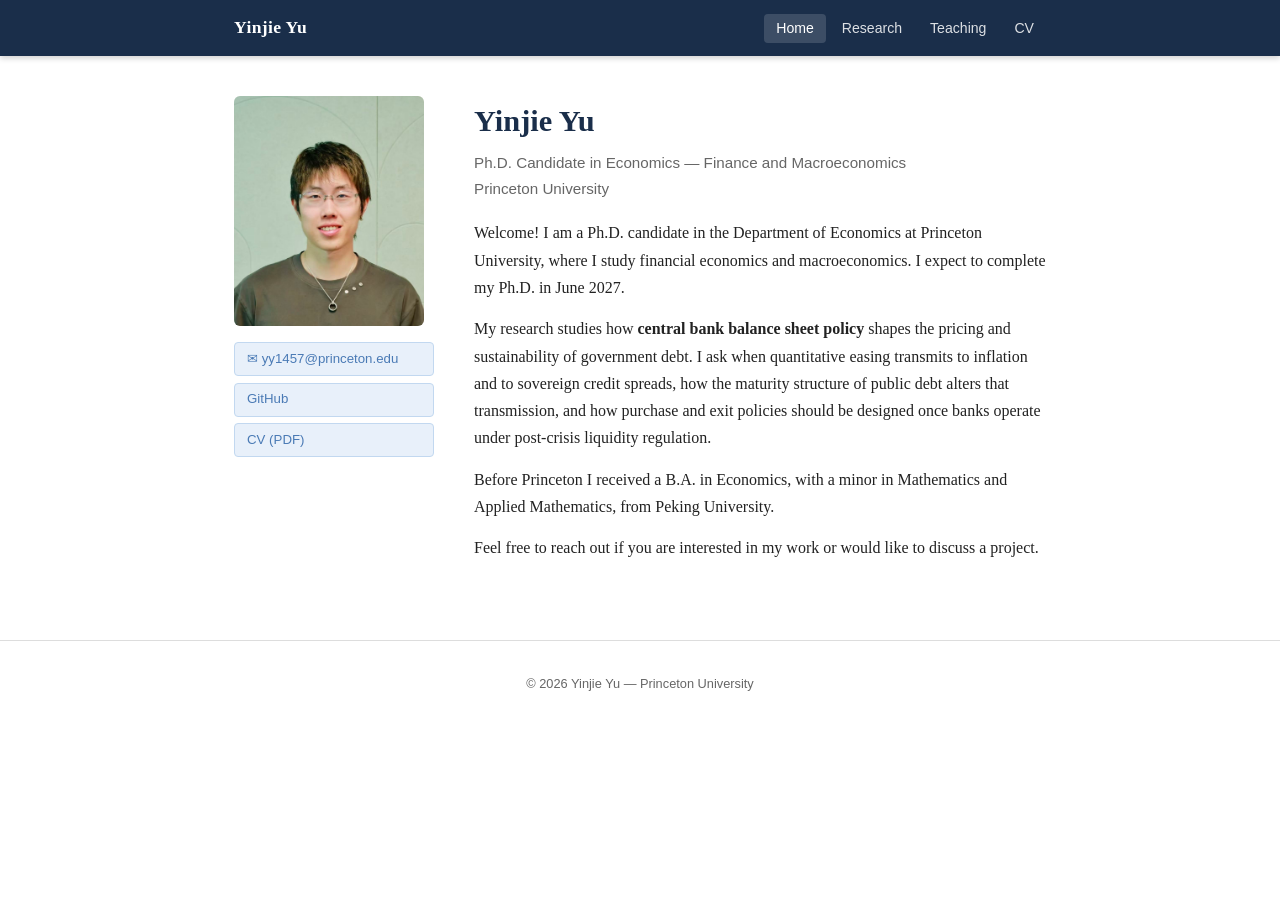
<file: index.html>
<!DOCTYPE html>
<html lang="en">
<head>
  <meta charset="UTF-8" />
  <meta name="viewport" content="width=device-width, initial-scale=1.0" />
  <title>Yinjie Yu</title>
  <meta name="description" content="Yinjie Yu is a Ph.D. candidate in Economics at Princeton University working on monetary policy, central bank balance sheet policy, and bond markets." />
  <link rel="stylesheet" href="css/style.css" />
</head>
<body>

<nav>
  <div class="nav-inner">
    <a class="site-name" href="index.html">Yinjie Yu</a>
    <ul>
      <li><a href="index.html" class="active">Home</a></li>
      <li><a href="research.html">Research</a></li>
      <li><a href="teaching.html">Teaching</a></li>
      <li><a href="cv.html">CV</a></li>
    </ul>
  </div>
</nav>

<div class="page">
  <div class="home-grid">

    <div class="photo-block">
      <!-- Drop your photo in as img/profile.jpg; see img/README.md.
           Until it exists, the dashed placeholder below is shown instead. -->
      <img src="img/profile.jpg" alt="Yinjie Yu"
           onerror="this.style.display='none'; document.getElementById('photo-fallback').style.display='flex';" />
      <div class="photo-placeholder" id="photo-fallback" style="display:none;">
        Add your photo at<br><code>img/profile.jpg</code>
      </div>
      <div class="contact-links" style="margin-top:1rem; flex-direction:column; gap:0.4rem;">
        <a href="mailto:yy1457@princeton.edu">&#9993; yy1457@princeton.edu</a>
        <a href="https://github.com/yjyu1457" target="_blank" rel="noopener">GitHub</a>
        <a href="cv.pdf" target="_blank">CV (PDF)</a>
      </div>
    </div>

    <div class="bio">
      <h1>Yinjie Yu</h1>
      <p class="position">
        Ph.D. Candidate in Economics &mdash; Finance and Macroeconomics<br>
        Princeton University
      </p>

      <p>
        Welcome! I am a Ph.D. candidate in the
        Department of Economics
        at Princeton University, where I study financial economics and
        macroeconomics. I expect to complete my Ph.D. in June 2027.
      </p>

      <p>
        My research studies how <strong>central bank balance sheet policy</strong>
        shapes the pricing and sustainability of government debt. I ask when
        quantitative easing transmits to inflation and to sovereign credit
        spreads, how the maturity structure of public debt alters that
        transmission, and how purchase and exit policies should be designed once
        banks operate under post-crisis liquidity regulation.
      </p>

      <p>
        Before Princeton I received a B.A. in Economics, with a minor in
        Mathematics and Applied Mathematics, from
        Peking University.
      </p>

      <p>
        Feel free to reach out if you are interested in my work or would like
        to discuss a project.
      </p>
    </div>

  </div>

</div>

<footer>
  &copy; 2026 Yinjie Yu &mdash; Princeton University
</footer>

</body>
</html>
</file>
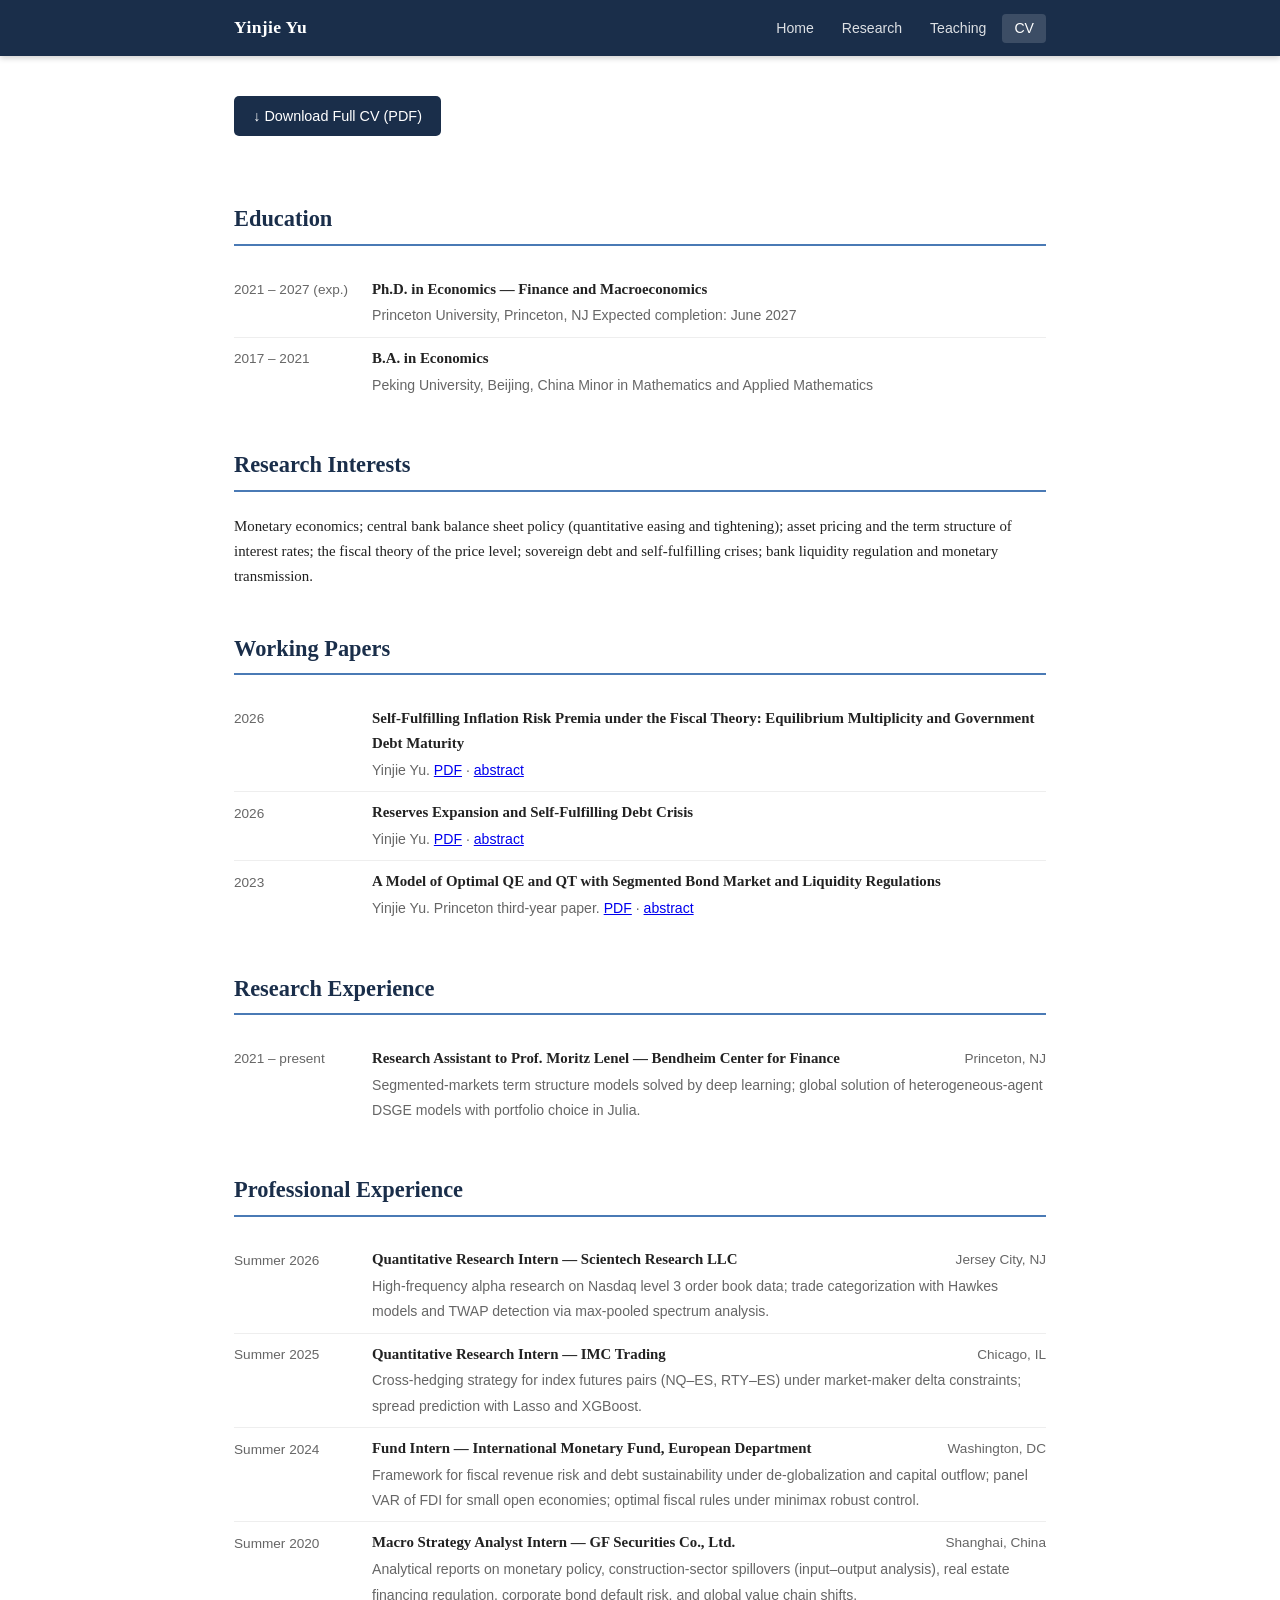
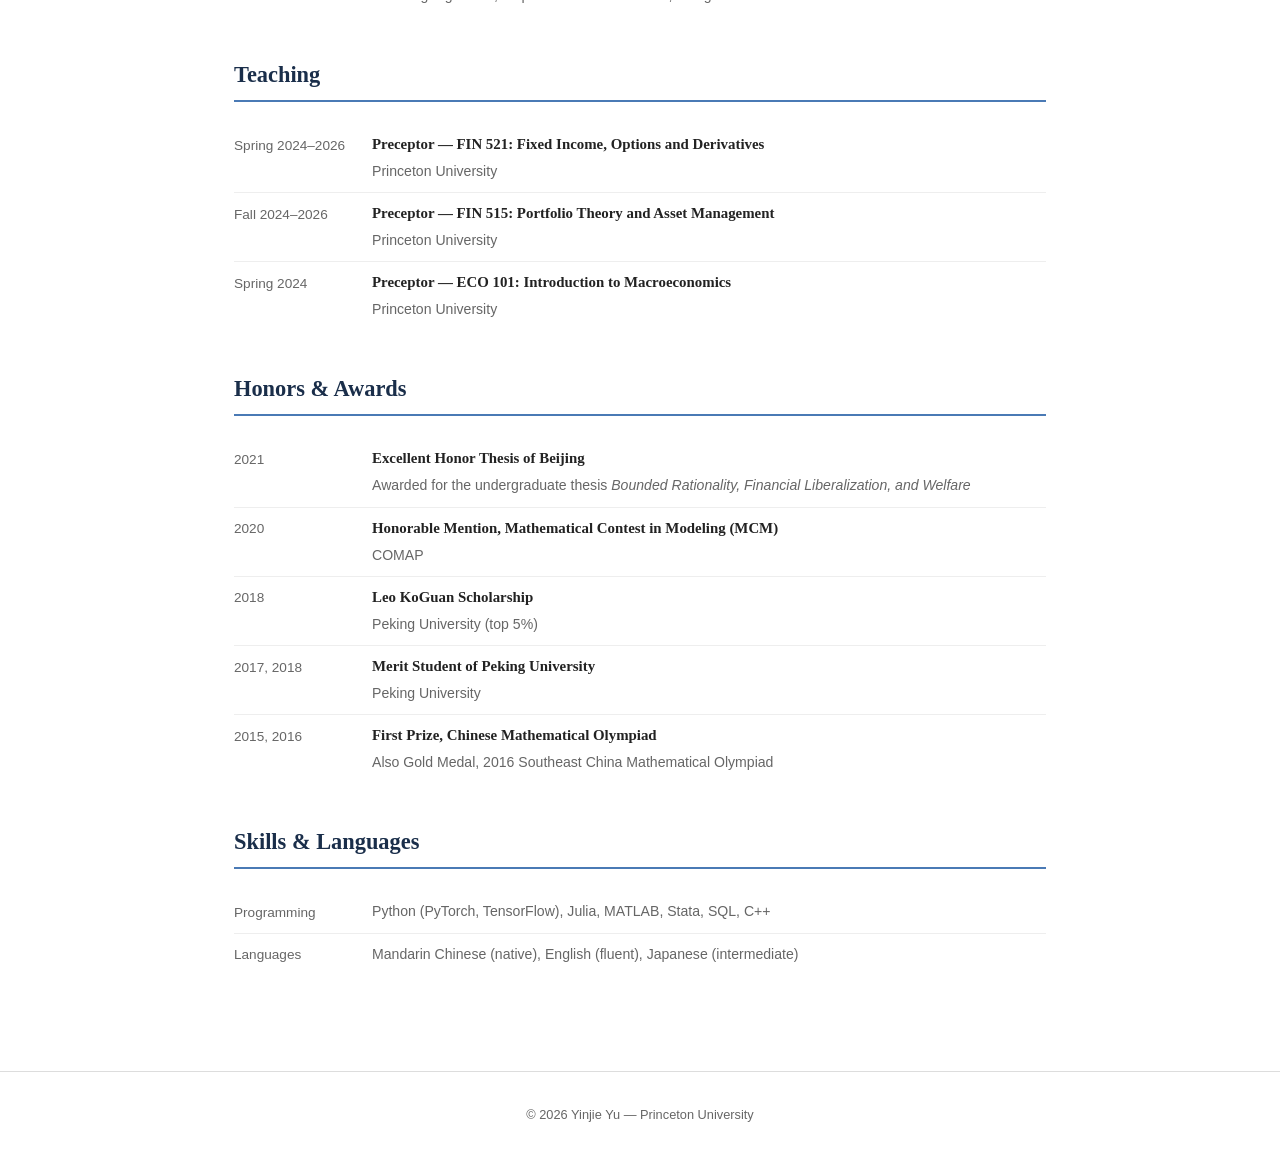
<file: cv.html>
<!DOCTYPE html>
<html lang="en">
<head>
  <meta charset="UTF-8" />
  <meta name="viewport" content="width=device-width, initial-scale=1.0" />
  <title>CV &mdash; Yinjie Yu</title>
  <meta name="description" content="Curriculum vitae of Yinjie Yu, Ph.D. candidate in Economics at Princeton University." />
  <link rel="stylesheet" href="css/style.css" />
</head>
<body>

<nav>
  <div class="nav-inner">
    <a class="site-name" href="index.html">Yinjie Yu</a>
    <ul>
      <li><a href="index.html">Home</a></li>
      <li><a href="research.html">Research</a></li>
      <li><a href="teaching.html">Teaching</a></li>
      <li><a href="cv.html" class="active">CV</a></li>
    </ul>
  </div>
</nav>

<div class="page">

  <a class="cv-download" href="cv.pdf" target="_blank">&#8595; Download Full CV (PDF)</a>

  <!-- Education -->
  <h2 class="section-title">Education</h2>
  <div class="cv-section">
    <div class="cv-entry">
      <span class="cv-year">2021 &ndash; 2027 (exp.)</span>
      <div class="cv-detail">
        <strong>Ph.D. in Economics &mdash; Finance and Macroeconomics</strong>
        <span>Princeton University, Princeton, NJ</span>
        <span>Expected completion: June 2027</span>
      </div>
    </div>
    <div class="cv-entry">
      <span class="cv-year">2017 &ndash; 2021</span>
      <div class="cv-detail">
        <strong>B.A. in Economics</strong>
        <span>Peking University, Beijing, China</span>
        <span>Minor in Mathematics and Applied Mathematics</span>
      </div>
    </div>
  </div>

  <!-- Research Interests -->
  <h2 class="section-title">Research Interests</h2>
  <div class="cv-section">
    <p style="font-size:0.93rem;">
      Monetary economics; central bank balance sheet policy (quantitative easing
      and tightening); asset pricing and the term structure of interest rates;
      the fiscal theory of the price level; sovereign debt and self-fulfilling
      crises; bank liquidity regulation and monetary transmission.
    </p>
  </div>

  <!-- Working Papers -->
  <h2 class="section-title">Working Papers</h2>
  <div class="cv-section">
    <div class="cv-entry">
      <span class="cv-year">2026</span>
      <div class="cv-detail">
        <strong>Self-Fulfilling Inflation Risk Premia under the Fiscal Theory: Equilibrium Multiplicity and Government Debt Maturity</strong>
        <span>Yinjie Yu. <a href="papers/inflation-risk-premia.pdf">PDF</a> &middot; <a href="research.html">abstract</a></span>
      </div>
    </div>
    <div class="cv-entry">
      <span class="cv-year">2026</span>
      <div class="cv-detail">
        <strong>Reserves Expansion and Self-Fulfilling Debt Crisis</strong>
        <span>Yinjie Yu. <a href="papers/reserves-expansion.pdf">PDF</a> &middot; <a href="research.html">abstract</a></span>
      </div>
    </div>
    <div class="cv-entry">
      <span class="cv-year">2023</span>
      <div class="cv-detail">
        <strong>A Model of Optimal QE and QT with Segmented Bond Market and Liquidity Regulations</strong>
        <span>Yinjie Yu. Princeton third-year paper. <a href="papers/optimal-qe-qt-liquidity-regulations.pdf">PDF</a> &middot; <a href="research.html">abstract</a></span>
      </div>
    </div>
  </div>

  <!-- Research Experience -->
  <h2 class="section-title">Research Experience</h2>
  <div class="cv-section">
    <div class="cv-entry">
      <span class="cv-year">2021 &ndash; present</span>
      <div class="cv-detail">
        <div class="cv-head">
          <strong>Research Assistant to Prof. Moritz Lenel &mdash; Bendheim Center for Finance</strong>
          <span class="cv-loc">Princeton, NJ</span>
        </div>
        <span>Segmented-markets term structure models solved by deep learning; global solution of heterogeneous-agent DSGE models with portfolio choice in Julia.</span>
      </div>
    </div>
  </div>

  <!-- Professional Experience -->
  <h2 class="section-title">Professional Experience</h2>
  <div class="cv-section">
    <div class="cv-entry">
      <span class="cv-year">Summer 2026</span>
      <div class="cv-detail">
        <div class="cv-head">
          <strong>Quantitative Research Intern &mdash; Scientech Research LLC</strong>
          <span class="cv-loc">Jersey City, NJ</span>
        </div>
        <span>High-frequency alpha research on Nasdaq level&nbsp;3 order book data; trade categorization with Hawkes models and TWAP detection via max-pooled spectrum analysis.</span>
      </div>
    </div>
    <div class="cv-entry">
      <span class="cv-year">Summer 2025</span>
      <div class="cv-detail">
        <div class="cv-head">
          <strong>Quantitative Research Intern &mdash; IMC Trading</strong>
          <span class="cv-loc">Chicago, IL</span>
        </div>
        <span>Cross-hedging strategy for index futures pairs (NQ&ndash;ES, RTY&ndash;ES) under market-maker delta constraints; spread prediction with Lasso and XGBoost.</span>
      </div>
    </div>
    <div class="cv-entry">
      <span class="cv-year">Summer 2024</span>
      <div class="cv-detail">
        <div class="cv-head">
          <strong>Fund Intern &mdash; International Monetary Fund, European Department</strong>
          <span class="cv-loc">Washington, DC</span>
        </div>
        <span>Framework for fiscal revenue risk and debt sustainability under de-globalization and capital outflow; panel VAR of FDI for small open economies; optimal fiscal rules under minimax robust control.</span>
      </div>
    </div>
    <div class="cv-entry">
      <span class="cv-year">Summer 2020</span>
      <div class="cv-detail">
        <div class="cv-head">
          <strong>Macro Strategy Analyst Intern &mdash; GF Securities Co., Ltd.</strong>
          <span class="cv-loc">Shanghai, China</span>
        </div>
        <span>Analytical reports on monetary policy, construction-sector spillovers (input&ndash;output analysis), real estate financing regulation, corporate bond default risk, and global value chain shifts.</span>
      </div>
    </div>
  </div>

  <!-- Teaching -->
  <h2 class="section-title">Teaching</h2>
  <div class="cv-section">
    <div class="cv-entry">
      <span class="cv-year">Spring 2024&ndash;2026</span>
      <div class="cv-detail">
        <strong>Preceptor &mdash; FIN 521: Fixed Income, Options and Derivatives</strong>
        <span>Princeton University</span>
      </div>
    </div>
    <div class="cv-entry">
      <span class="cv-year">Fall 2024&ndash;2026</span>
      <div class="cv-detail">
        <strong>Preceptor &mdash; FIN 515: Portfolio Theory and Asset Management</strong>
        <span>Princeton University</span>
      </div>
    </div>
    <div class="cv-entry">
      <span class="cv-year">Spring 2024</span>
      <div class="cv-detail">
        <strong>Preceptor &mdash; ECO 101: Introduction to Macroeconomics</strong>
        <span>Princeton University</span>
      </div>
    </div>
  </div>

  <!-- Honors & Awards -->
  <h2 class="section-title">Honors &amp; Awards</h2>
  <div class="cv-section">
    <div class="cv-entry">
      <span class="cv-year">2021</span>
      <div class="cv-detail">
        <strong>Excellent Honor Thesis of Beijing</strong>
        <span>Awarded for the undergraduate thesis <em>Bounded Rationality, Financial Liberalization, and Welfare</em></span>
      </div>
    </div>
    <div class="cv-entry">
      <span class="cv-year">2020</span>
      <div class="cv-detail">
        <strong>Honorable Mention, Mathematical Contest in Modeling (MCM)</strong>
        <span>COMAP</span>
      </div>
    </div>
    <div class="cv-entry">
      <span class="cv-year">2018</span>
      <div class="cv-detail">
        <strong>Leo KoGuan Scholarship</strong>
        <span>Peking University (top 5%)</span>
      </div>
    </div>
    <div class="cv-entry">
      <span class="cv-year">2017, 2018</span>
      <div class="cv-detail">
        <strong>Merit Student of Peking University</strong>
        <span>Peking University</span>
      </div>
    </div>
    <div class="cv-entry">
      <span class="cv-year">2015, 2016</span>
      <div class="cv-detail">
        <strong>First Prize, Chinese Mathematical Olympiad</strong>
        <span>Also Gold Medal, 2016 Southeast China Mathematical Olympiad</span>
      </div>
    </div>
  </div>

  <!-- Skills -->
  <h2 class="section-title">Skills &amp; Languages</h2>
  <div class="cv-section">
    <div class="cv-entry">
      <span class="cv-year">Programming</span>
      <div class="cv-detail">
        <span>Python (PyTorch, TensorFlow), Julia, MATLAB, Stata, SQL, C++</span>
      </div>
    </div>
    <div class="cv-entry">
      <span class="cv-year">Languages</span>
      <div class="cv-detail">
        <span>Mandarin Chinese (native), English (fluent), Japanese (intermediate)</span>
      </div>
    </div>
  </div>

</div>

<footer>
  &copy; 2026 Yinjie Yu &mdash; Princeton University
</footer>

</body>
</html>
</file>
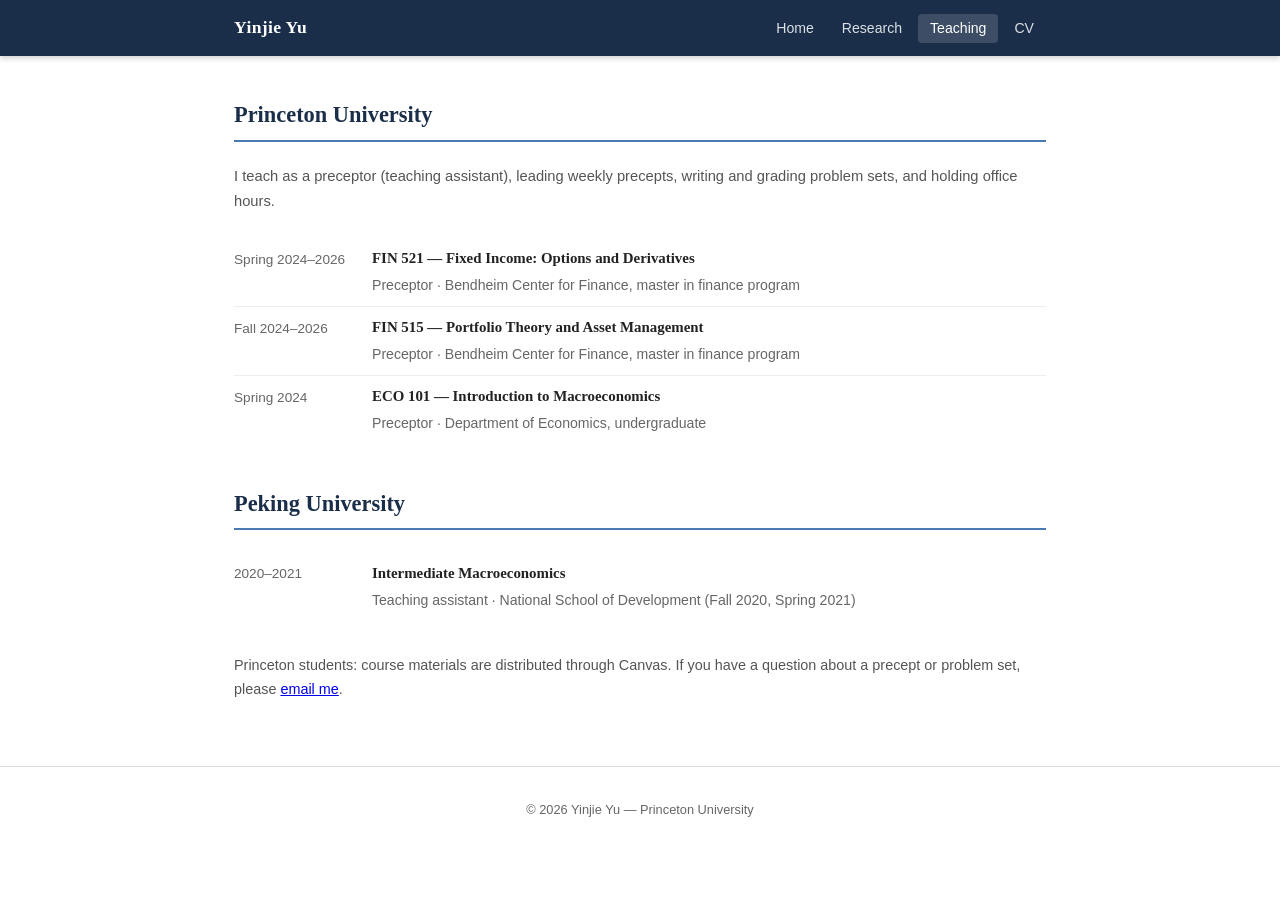
<file: teaching.html>
<!DOCTYPE html>
<html lang="en">
<head>
  <meta charset="UTF-8" />
  <meta name="viewport" content="width=device-width, initial-scale=1.0" />
  <title>Teaching &mdash; Yinjie Yu</title>
  <meta name="description" content="Courses Yinjie Yu has taught as a preceptor at Princeton University." />
  <link rel="stylesheet" href="css/style.css" />
</head>
<body>

<nav>
  <div class="nav-inner">
    <a class="site-name" href="index.html">Yinjie Yu</a>
    <ul>
      <li><a href="index.html">Home</a></li>
      <li><a href="research.html">Research</a></li>
      <li><a href="teaching.html" class="active">Teaching</a></li>
      <li><a href="cv.html">CV</a></li>
    </ul>
  </div>
</nav>

<div class="page">

  <h2 class="section-title" style="margin-top:0;">Princeton University</h2>

  <p style="margin-bottom:1.5rem; font-family:sans-serif; font-size:0.92rem; color:#555;">
    I teach as a preceptor (teaching assistant), leading weekly precepts,
    writing and grading problem sets, and holding office hours.
  </p>

  <div class="cv-section">
    <div class="cv-entry">
      <span class="cv-year">Spring 2024&ndash;2026</span>
      <div class="cv-detail">
        <strong>FIN 521 &mdash; Fixed Income: Options and Derivatives</strong>
        <span>Preceptor &middot; Bendheim Center for Finance, master in finance program</span>
      </div>
    </div>
    <div class="cv-entry">
      <span class="cv-year">Fall 2024&ndash;2026</span>
      <div class="cv-detail">
        <strong>FIN 515 &mdash; Portfolio Theory and Asset Management</strong>
        <span>Preceptor &middot; Bendheim Center for Finance, master in finance program</span>
      </div>
    </div>
    <div class="cv-entry">
      <span class="cv-year">Spring 2024</span>
      <div class="cv-detail">
        <strong>ECO 101 &mdash; Introduction to Macroeconomics</strong>
        <span>Preceptor &middot; Department of Economics, undergraduate</span>
      </div>
    </div>
  </div>

  <h2 class="section-title">Peking University</h2>
  <div class="cv-section">
    <div class="cv-entry">
      <span class="cv-year">2020&ndash;2021</span>
      <div class="cv-detail">
        <strong>Intermediate Macroeconomics</strong>
        <span>Teaching assistant &middot; National School of Development (Fall 2020, Spring 2021)</span>
      </div>
    </div>
  </div>

  <p style="margin-top:2rem; font-family:sans-serif; font-size:0.9rem; color:#555;">
    Princeton students: course materials are distributed through Canvas.
    If you have a question about a precept or problem set, please
    <a href="mailto:yy1457@princeton.edu">email me</a>.
  </p>

</div>

<footer>
  &copy; 2026 Yinjie Yu &mdash; Princeton University
</footer>

</body>
</html>
</file>
<file: css/style.css>
/* Reset & base */
*, *::before, *::after { box-sizing: border-box; margin: 0; padding: 0; }

:root {
  --navy: #1a2e4a;
  --accent: #4a7ab5;
  --accent-light: #e8f0fa;
  --text: #222;
  --muted: #666;
  --border: #ddd;
  --bg: #fff;
  --max-w: 860px;
}

body {
  font-family: "Georgia", serif;
  font-size: 16px;
  line-height: 1.7;
  color: var(--text);
  background: var(--bg);
}

/* Navigation */
nav {
  background: var(--navy);
  position: sticky;
  top: 0;
  z-index: 100;
  box-shadow: 0 2px 6px rgba(0,0,0,0.2);
}

nav .nav-inner {
  max-width: var(--max-w);
  margin: 0 auto;
  display: flex;
  align-items: center;
  justify-content: space-between;
  padding: 0 1.5rem;
  height: 56px;
}

nav .site-name {
  color: #fff;
  font-size: 1.1rem;
  font-weight: bold;
  text-decoration: none;
  letter-spacing: 0.02em;
}

nav ul {
  list-style: none;
  display: flex;
  gap: 0.25rem;
}

nav ul a {
  color: rgba(255,255,255,0.85);
  text-decoration: none;
  font-family: "Helvetica Neue", Arial, sans-serif;
  font-size: 0.88rem;
  padding: 0.4rem 0.75rem;
  border-radius: 4px;
  transition: background 0.15s, color 0.15s;
}

nav ul a:hover,
nav ul a.active {
  background: rgba(255,255,255,0.15);
  color: #fff;
}

/* Page wrapper */
.page {
  max-width: var(--max-w);
  margin: 0 auto;
  padding: 2.5rem 1.5rem 4rem;
}

/* Home layout */
.home-grid {
  display: grid;
  grid-template-columns: 200px 1fr;
  gap: 2.5rem;
  align-items: start;
}

.photo-block img,
.photo-placeholder {
  width: 190px;
  height: 230px;
  object-fit: cover;
  border-radius: 6px;
  display: block;
}

.photo-placeholder {
  background: #d8e4f0;
  display: flex;
  align-items: center;
  justify-content: center;
  color: var(--muted);
  font-family: sans-serif;
  font-size: 0.82rem;
  text-align: center;
  border: 2px dashed var(--border);
  border-radius: 6px;
}

.bio h1 {
  font-size: 1.9rem;
  color: var(--navy);
  margin-bottom: 0.15rem;
}

.bio .position {
  font-family: "Helvetica Neue", Arial, sans-serif;
  color: var(--muted);
  font-size: 0.95rem;
  margin-bottom: 1.1rem;
}

.bio p {
  margin-bottom: 0.9rem;
}

.contact-links {
  margin-top: 1.2rem;
  display: flex;
  flex-wrap: wrap;
  gap: 0.5rem;
}

.contact-links a {
  display: inline-block;
  background: var(--accent-light);
  color: var(--accent);
  border: 1px solid #c2d8f0;
  border-radius: 4px;
  padding: 0.3rem 0.75rem;
  font-family: sans-serif;
  font-size: 0.83rem;
  text-decoration: none;
  transition: background 0.15s;
}

.contact-links a:hover {
  background: #d2e6f7;
}

/* Section headings */
h2.section-title {
  font-size: 1.4rem;
  color: var(--navy);
  border-bottom: 2px solid var(--accent);
  padding-bottom: 0.35rem;
  margin-bottom: 1.4rem;
  margin-top: 2.5rem;
}

h2.section-title:first-child {
  margin-top: 0;
}

/* News / recent activity on home */
.news-list {
  list-style: none;
}

.news-list li {
  display: grid;
  grid-template-columns: 90px 1fr;
  gap: 0.5rem;
  padding: 0.45rem 0;
  border-bottom: 1px solid var(--border);
  font-size: 0.93rem;
}

.news-list li:last-child { border-bottom: none; }

.news-date {
  color: var(--muted);
  font-family: sans-serif;
  font-size: 0.82rem;
  padding-top: 0.1rem;
}

/* Research page */
.paper-list { list-style: none; }

.paper-item {
  padding: 1.1rem 0;
  border-bottom: 1px solid var(--border);
}

.paper-item:first-child { padding-top: 0; }
.paper-item:last-child { border-bottom: none; }

.paper-title {
  font-size: 1.05rem;
  font-weight: bold;
  color: var(--navy);
  line-height: 1.4;
}

.paper-title a {
  color: inherit;
  text-decoration: none;
  border-bottom: 1px solid var(--accent);
  transition: color 0.15s;
}

.paper-title a:hover { color: var(--accent); }

.paper-authors {
  font-size: 0.88rem;
  color: var(--muted);
  margin: 0.25rem 0 0.5rem;
  font-family: sans-serif;
}

.paper-venue {
  font-size: 0.88rem;
  color: var(--muted);
  font-style: italic;
  margin-bottom: 0.5rem;
  font-family: sans-serif;
}

.paper-abstract {
  font-size: 0.92rem;
  color: #444;
  line-height: 1.65;
}

.paper-links {
  margin-top: 0.5rem;
  display: flex;
  gap: 0.5rem;
  flex-wrap: wrap;
}

.paper-links a {
  font-family: sans-serif;
  font-size: 0.8rem;
  background: var(--accent-light);
  color: var(--accent);
  border: 1px solid #c2d8f0;
  border-radius: 3px;
  padding: 0.2rem 0.55rem;
  text-decoration: none;
}

.paper-links a:hover { background: #d2e6f7; }

/* CV page */
.cv-section { margin-bottom: 2rem; }

.cv-entry {
  display: grid;
  grid-template-columns: 130px 1fr;
  gap: 0.5rem;
  padding: 0.5rem 0;
  border-bottom: 1px solid #eee;
  font-size: 0.93rem;
}

.cv-entry:last-child { border-bottom: none; }

.cv-year {
  color: var(--muted);
  font-family: sans-serif;
  font-size: 0.85rem;
  padding-top: 0.1rem;
}

.cv-detail strong { display: block; margin-bottom: 0.1rem; }
.cv-detail span { color: var(--muted); font-size: 0.88rem; font-family: sans-serif; }

/* Title row with a right-aligned location */
.cv-head {
  display: flex;
  justify-content: space-between;
  align-items: baseline;
  gap: 1.5rem;
  margin-bottom: 0.1rem;
}

.cv-head strong { margin-bottom: 0; }

.cv-head .cv-loc {
  color: var(--muted);
  font-family: sans-serif;
  font-size: 0.85rem;
  white-space: nowrap;
  flex-shrink: 0;
}

.cv-download {
  display: inline-block;
  margin-bottom: 1.5rem;
  background: var(--navy);
  color: #fff;
  padding: 0.5rem 1.2rem;
  border-radius: 5px;
  text-decoration: none;
  font-family: sans-serif;
  font-size: 0.9rem;
  transition: background 0.15s;
}

.cv-download:hover { background: var(--accent); }

/* Packages page */
.pkg-list { list-style: none; }

.pkg-item {
  padding: 1.1rem 0;
  border-bottom: 1px solid var(--border);
}

.pkg-item:first-child { padding-top: 0; }
.pkg-item:last-child { border-bottom: none; }

.pkg-name {
  font-size: 1.05rem;
  font-weight: bold;
  color: var(--navy);
  font-family: "Courier New", monospace;
}

.pkg-name a {
  color: inherit;
  text-decoration: none;
  border-bottom: 1px solid var(--accent);
}

.pkg-name a:hover { color: var(--accent); }

.pkg-desc {
  font-size: 0.92rem;
  color: #444;
  margin-top: 0.35rem;
  line-height: 1.6;
}

.pkg-badges {
  margin-top: 0.5rem;
  display: flex;
  gap: 0.4rem;
  flex-wrap: wrap;
}

.badge {
  font-family: sans-serif;
  font-size: 0.75rem;
  background: #f0f0f0;
  color: #555;
  border-radius: 3px;
  padding: 0.15rem 0.5rem;
}

/* Footer */
footer {
  text-align: center;
  padding: 2rem 1rem;
  font-family: sans-serif;
  font-size: 0.8rem;
  color: var(--muted);
  border-top: 1px solid var(--border);
}

/* Responsive */
@media (max-width: 620px) {
  .home-grid { grid-template-columns: 1fr; }
  .photo-placeholder, .photo-block img { width: 150px; height: 180px; }
  .cv-entry { grid-template-columns: 1fr; }
  .cv-head { flex-direction: column; gap: 0.1rem; align-items: flex-start; }
  .cv-head .cv-loc { white-space: normal; }
  .cv-year { font-size: 0.8rem; }
  .news-list li { grid-template-columns: 1fr; }
  .news-date { font-size: 0.78rem; }
}
</file>
